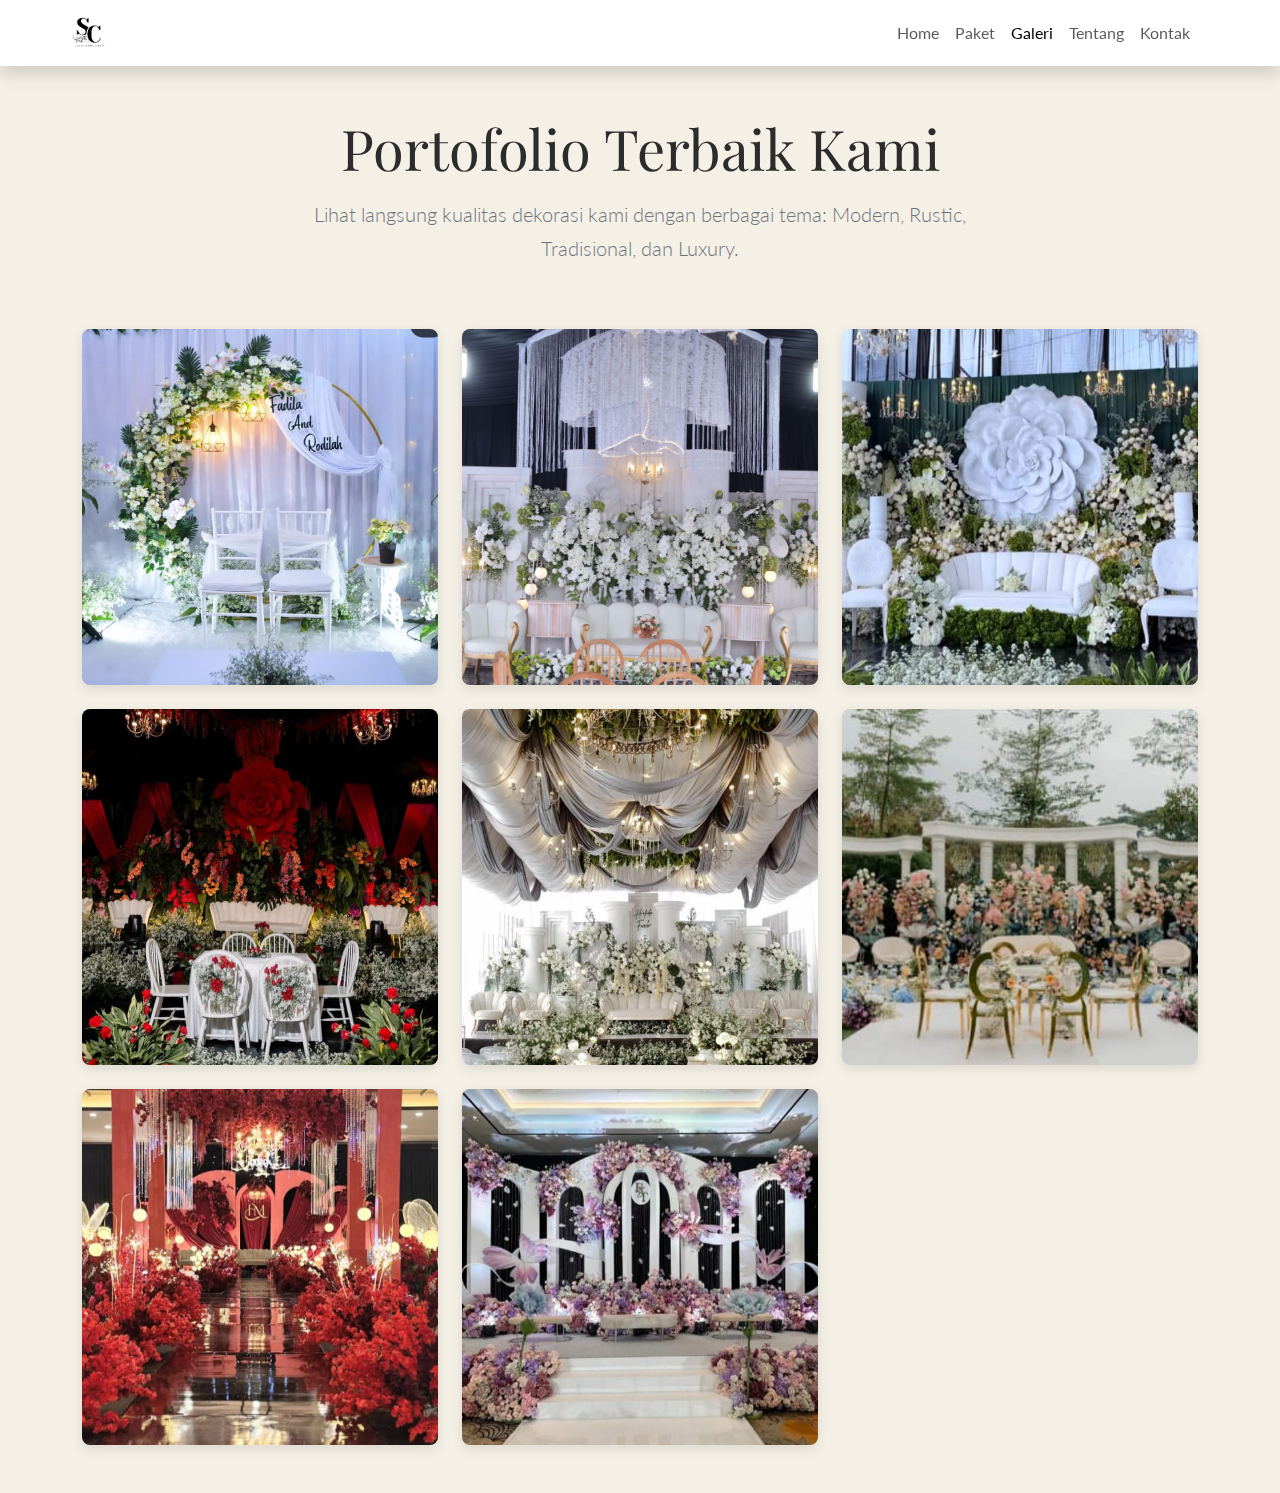
<file: pages/galeri.html>
<!DOCTYPE html>
<html lang="id">
<head>
    <meta charset="UTF-8">
    <meta name="viewport" content="width=device-width, initial-scale=1.0">
    <title>Galeri Portofolio - Arrasya Cooperation</title>
    
    <link href="https://cdn.jsdelivr.net/npm/bootstrap@5.3.3/dist/css/bootstrap.min.css" rel="stylesheet" integrity="sha384-QWTKZyjpPEjISv5WaRU9OFeRpok6YctnYmDr5pNlyT2bRjXh0JMhjY6hW+ALEwIH" crossorigin="anonymous">

    <link rel="stylesheet" href="../css/style.css">

    <link href="https://fonts.googleapis.com/css2?family=Playfair+Display:ital,wght@0,400..900;1,400..900&family=Lato:wght@300;400;700&display=swap" rel="stylesheet">
    
    <link rel="stylesheet" href="https://cdn.jsdelivr.net/npm/bootstrap-icons@1.11.3/font/bootstrap-icons.min.css">
    
</head>
<body>

    <nav class="navbar navbar-expand-lg navbar-light bg-white sticky-top shadow">
        <div class="container">
            <a class="navbar-brand" href="../index.html">
                <img src="../img/logo.png" alt="Sakti Cooperation" height="40">
            </a>
            
            <button class="navbar-toggler" type="button" data-bs-toggle="collapse" data-bs-target="#navbarNav" aria-controls="navbarNav" aria-expanded="false" aria-label="Toggle navigation">
                <span class="navbar-toggler-icon"></span>
            </button>
            
            <div class="collapse navbar-collapse" id="navbarNav">
                <ul class="navbar-nav ms-auto">
                    <li class="nav-item"><a class="nav-link" href="../index.html">Home</a></li>
                    <li class="nav-item"><a class="nav-link" href="paket.html">Paket</a></li>
                    <li class="nav-item"><a class="nav-link active" href="galeri.html">Galeri</a></li>
                    <li class="nav-item"><a class="nav-link" href="tentang.html">Tentang</a></li>
                    <li class="nav-item"><a class="nav-link" href="kontak.html">Kontak</a></li>
                </ul>
            </div>
        </div>
    </nav>
    
    <main class="py-5">
        <div class="container">
            
            <div class="row text-center mb-5">
                <div class="col-lg-8 mx-auto">
                    <h2 class="display-4 mb-3">Portofolio Terbaik Kami</h2>
                    <p class="lead text-secondary">
                        Lihat langsung kualitas dekorasi kami dengan berbagai tema: Modern, Rustic, Tradisional, dan Luxury.
                    </p>
                </div>
            </div>

            <div class="row g-4">
                
                <div class="col-lg-4 col-md-6">
                    <a href="../img/galery/5juta.jpg" class="gallery-item"> 
                        <img src="../img/5juta.jpg" class="img-fluid gallery-img" alt="Dekorasi Modern Elegant">
                        
                    </a>
                </div>

                <div class="col-lg-4 col-md-6">
                    <a href="../img/galery/15juta.jpg" class="gallery-item">
                        <img src="../img/15juta.jpg" class="img-fluid gallery-img" alt="Dekorasi Rustic Outdoor">
                        
                    </a>
                </div>

                <div class="col-lg-4 col-md-6">
                    <a href="../img/galery/23juta.jpg" class="gallery-item">
                        <img src="../img/23juta.jpg" class="img-fluid gallery-img" alt="Dekorasi Tradisional Jawa">
                        
                    </a>
                </div>

                <div class="col-lg-4 col-md-6">
                    <a href="../img/galery/28juta.jpg" class="gallery-item">
                        <img src="../img/28juta.jpg" class="img-fluid gallery-img" alt="Dekorasi Tradisional Jawa">
                        
                    </a>
                </div>
                
                <div class="col-lg-4 col-md-6">
                    <a href="../img/galery/33juta.jpg" class="gallery-item">
                        <img src="../img/33juta.jpg" class="img-fluid gallery-img" alt="Dekorasi Tradisional Jawa">
                        
                    </a>
                </div>

                <div class="col-lg-4 col-md-6">
                    <a href="../img/galery/1.jpg" class="gallery-item">
                        <img src="../img/1.jpg" class="img-fluid gallery-img" alt="Dekorasi Tradisional Jawa">
                        
                    </a>
                </div>
                
                <div class="col-lg-4 col-md-6">
                    <a href="../img/galery/2.jpg" class="gallery-item">
                        <img src="../img/2.jpg" class="img-fluid gallery-img" alt="Dekorasi Tradisional Jawa">
                        
                    </a>
                </div>

                <div class="col-lg-4 col-md-6">
                    <a href="../img/galery/4.jpg" class="gallery-item">
                        <img src="../img/4.jpg" class="img-fluid gallery-img" alt="Dekorasi Tradisional Jawa">
                        
                    </a>
                </div>
        </div>
    </main>
    
    <script src="https://cdn.jsdelivr.net/npm/bootstrap@5.3.3/dist/js/bootstrap.bundle.min.js" integrity="sha384-YvpcrYf0tY3lHB60NNkmXc5s9fDVZLESaAA55NDzOxhy9GkcIdslK1eN7N6jIeHz" crossorigin="anonymous"></script>

</body>
</html>
</file>
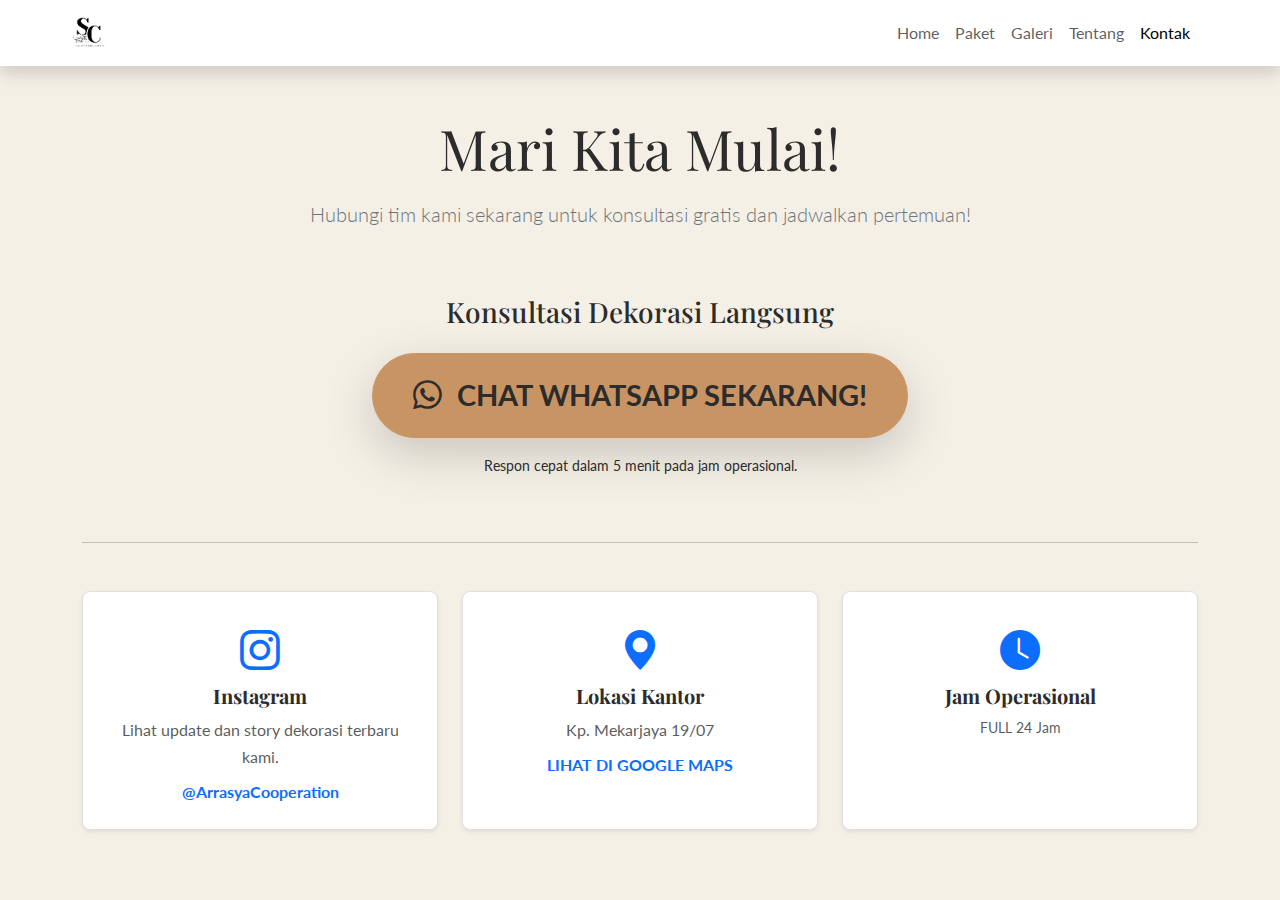
<file: pages/kontak.html>
<!DOCTYPE html>
<html lang="id">
<head>
    <meta charset="UTF-8">
    <meta name="viewport" content="width=device-width, initial-scale=1.0">
    <title>Kontak Kami - Sakti Cooperation</title>
    
    <link href="https://cdn.jsdelivr.net/npm/bootstrap@5.3.3/dist/css/bootstrap.min.css" rel="stylesheet" integrity="sha384-QWTKZyjpPEjISv5WaRU9OFeRpok6YctnYmDr5pNlyT2bRjXh0JMhjY6hW+ALEwIH" crossorigin="anonymous">

    <link rel="stylesheet" href="../css/style.css">

    <link href="https://fonts.googleapis.com/css2?family=Playfair+Display:ital,wght@0,400..900;1,400..900&family=Lato:wght@300;400;700&display=swap" rel="stylesheet">
    
    <link rel="stylesheet" href="https://cdn.jsdelivr.net/npm/bootstrap-icons@1.11.3/font/bootstrap-icons.min.css">
    
</head>
<body>

    <nav class="navbar navbar-expand-lg navbar-light bg-white sticky-top shadow">
        <div class="container">
            <a class="navbar-brand" href="../index.html">
                <img src="../img/logo.png" alt="Sakti Cooperation" height="40">
            </a>
            
            <button class="navbar-toggler" type="button" data-bs-toggle="collapse" data-bs-target="#navbarNav" aria-controls="navbarNav" aria-expanded="false" aria-label="Toggle navigation">
                <span class="navbar-toggler-icon"></span>
            </button>
            
            <div class="collapse navbar-collapse" id="navbarNav">
                <ul class="navbar-nav ms-auto">
                    <li class="nav-item"><a class="nav-link" href="../index.html">Home</a></li>
                    <li class="nav-item"><a class="nav-link" href="paket.html">Paket</a></li>
                    <li class="nav-item"><a class="nav-link" href="galeri.html">Galeri</a></li>
                    <li class="nav-item"><a class="nav-link" href="tentang.html">Tentang</a></li>
                    <li class="nav-item"><a class="nav-link active" href="kontak.html">Kontak</a></li>
                </ul>
            </div>
        </div>
    </nav>
    
    <main class="py-5">
        <div class="container text-center">
            
            <div class="row mb-5">
                <div class="col-lg-8 mx-auto">
                    <h2 class="display-4 mb-3">Mari Kita Mulai!</h2>
                    <p class="lead text-secondary">
                        Hubungi tim kami sekarang untuk konsultasi gratis dan jadwalkan pertemuan!
                    </p>
                </div>
            </div>

            <div class="row justify-content-center mb-5">
                <div class="col-lg-8">
                    <h3 class="mb-4">Konsultasi Dekorasi Langsung</h3>
                    <a href="https://wa.me/628123456789?text=Halo%20Admin%2C%20saya%20mau%20konsultasi%20paket%20wedding%20koperasi." 
                        class="btn btn-warning btn-lg fw-bold shadow-lg pulse-animation" 
                        target="_blank" 
                        style="font-size: 1.8rem; padding: 20px 40px; border-radius: 50px;">
                        <i class="bi bi-whatsapp me-2"></i> CHAT WHATSAPP SEKARANG!
                    </a>
                    <p class=" small mt-3">Respon cepat dalam 5 menit pada jam operasional.</p>
                </div>
            </div>
            
            <hr class="my-5">

            <div class="row g-4 text-center">
                
                <div class="col-lg-4 col-md-4">
                    <div class="contact-card p-4 rounded-3 shadow-sm h-100">
                        <i class="bi bi-instagram text-primary mb-3" style="font-size: 2.5rem;"></i>
                        <h5 class="fw-bold">Instagram</h5>
                        <p class="mb-0 text-muted">Lihat update dan story dekorasi terbaru kami.</p>
                        <a href="https://instagram.com/arrasyacooperation" target="_blank" class="text-decoration-none fw-bold mt-2 d-block">@ArrasyaCooperation</a>
                    </div>
                </div>

                <div class="col-lg-4 col-md-4">
                    <div class="contact-card p-4 rounded-3 shadow-sm h-100">
                        <i class="bi bi-geo-alt-fill text-primary mb-3" style="font-size: 2.5rem;"></i>
                        <h5 class="fw-bold">Lokasi Kantor</h5>
                        <p class="mb-0 text-muted">Kp. Mekarjaya 19/07</p>
                        <a href="https://maps.app.goo.gl/link-google-maps-kantor-lo" target="_blank" class="text-decoration-none fw-bold mt-2 d-block">LIHAT DI GOOGLE MAPS</a>
                    </div>
                </div>

                <div class="col-lg-4 col-md-4">
                    <div class="contact-card p-4 rounded-3 shadow-sm h-100">
                        <i class="bi bi-clock-fill text-primary mb-3" style="font-size: 2.5rem;"></i>
                        <h5 class="fw-bold">Jam Operasional</h5>
                        <ul class="list-unstyled mb-0 text-muted small">
                            <li>FULL 24 Jam</li>
                        </ul>
                    </div>
                </div>

            </div> </div>
    </main>
    
    <script src="https://cdn.jsdelivr.net/npm/bootstrap@5.3.3/dist/js/bootstrap.bundle.min.js" integrity="sha384-YvpcrYf0tY3lHB60NNkmXc5s9fDVZLESaAA55NDzOxhy9GkcIdslK1eN7N6jIeHz" crossorigin="anonymous"></script>

</body>
</html>
</file>
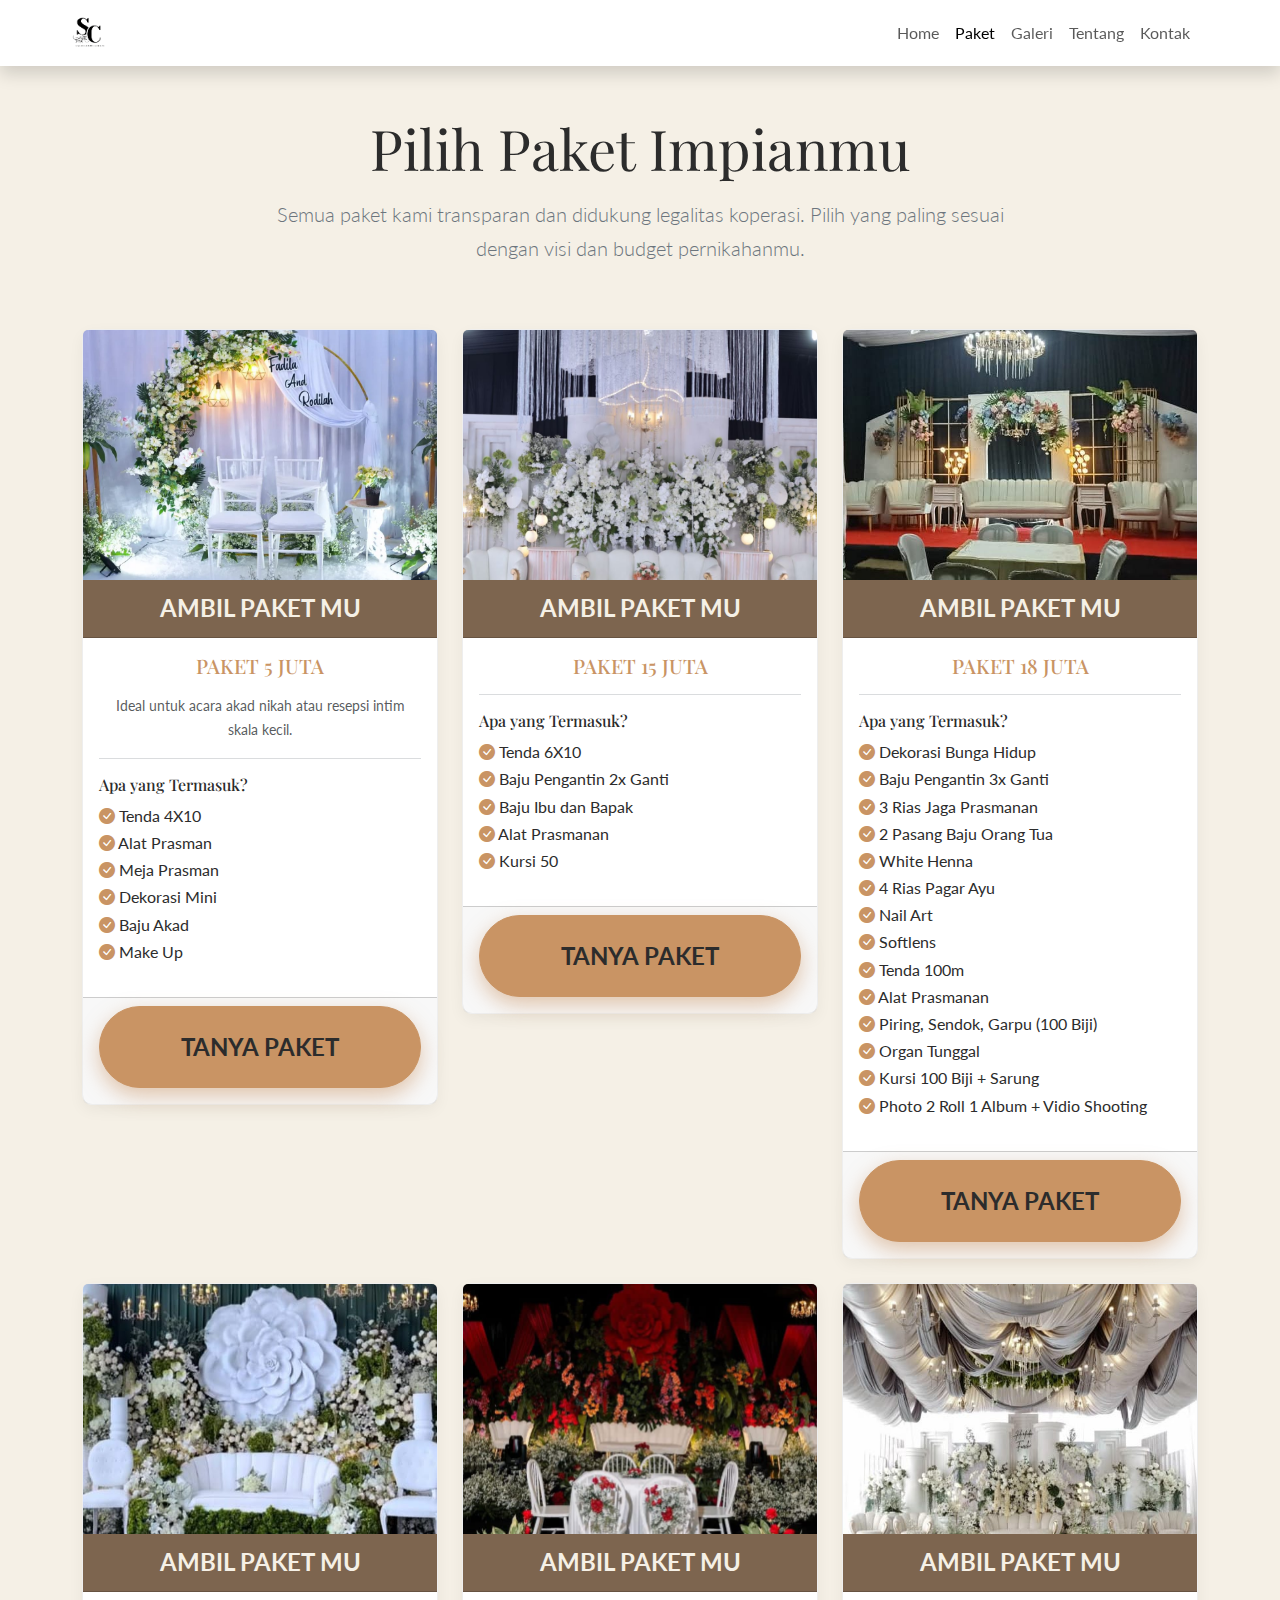
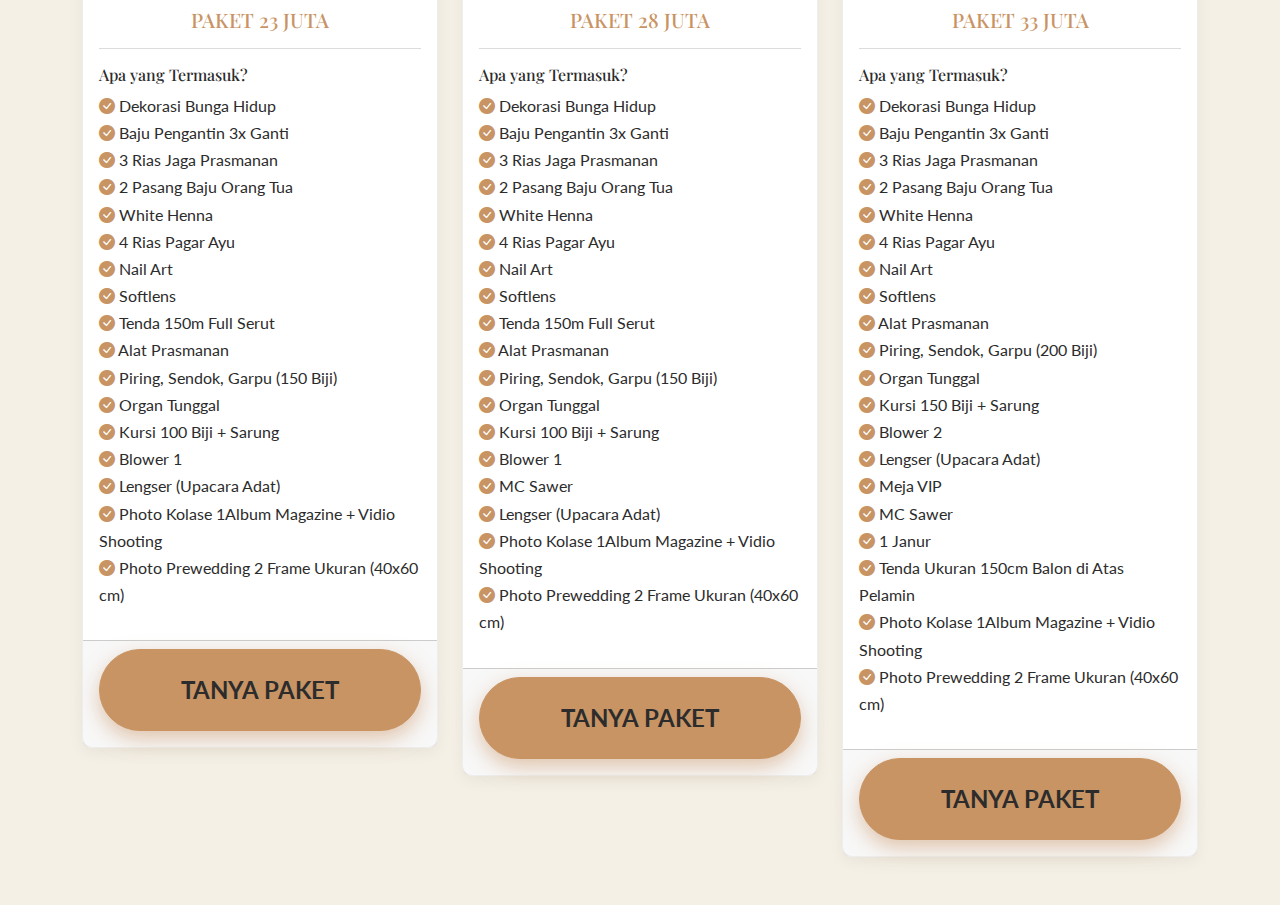
<file: pages/paket.html>
<!DOCTYPE html>
<html lang="id">
<head>
    <meta charset="UTF-8">
    <meta name="viewport" content="width=device-width, initial-scale=1.0">
    <title>Paket Layanan - Sakti Cooperation</title>
    
    <link href="https://cdn.jsdelivr.net/npm/bootstrap@5.3.3/dist/css/bootstrap.min.css" rel="stylesheet" integrity="sha384-QWTKZyjpPEjISv5WaRU9OFeRpok6YctnYmDr5pNlyT2bRjXh0JMhjY6hW+ALEwIH" crossorigin="anonymous">

    <link rel="stylesheet" href="../css/style.css">

    <link href="https://fonts.googleapis.com/css2?family=Playfair+Display:ital,wght@0,400..900;1,400..900&family=Lato:wght@300;400;700&display=swap" rel="stylesheet">
    
    <link rel="stylesheet" href="https://cdn.jsdelivr.net/npm/bootstrap-icons@1.11.3/font/bootstrap-icons.min.css">
    
</head>
<body>

    <nav class="navbar navbar-expand-lg navbar-light bg-white sticky-top shadow">
        <div class="container">
            <a class="navbar-brand" href="../index.html">
                <img src="../img/logo.png" alt="Sakti Cooperation" height="40">
            </a>
            
            <button class="navbar-toggler" type="button" data-bs-toggle="collapse" data-bs-target="#navbarNav" aria-controls="navbarNav" aria-expanded="false" aria-label="Toggle navigation">
                <span class="navbar-toggler-icon"></span>
            </button>
            
            <div class="collapse navbar-collapse" id="navbarNav">
                <ul class="navbar-nav ms-auto">
                    <li class="nav-item"><a class="nav-link" href="../index.html">Home</a></li>
                    <li class="nav-item"><a class="nav-link active" href="paket.html">Paket</a></li>
                    <li class="nav-item"><a class="nav-link" href="galeri.html">Galeri</a></li>
                    <li class="nav-item"><a class="nav-link" href="tentang.html">Tentang</a></li>
                    <li class="nav-item"><a class="nav-link" href="kontak.html">Kontak</a></li>
                </ul>
            </div>
        </div>
    </nav>
    
    <main class="py-5">
        <div class="container">
            
            <div class="row text-center mb-5">
                <div class="col-lg-8 mx-auto">
                    <h2 class="display-4 mb-3">Pilih Paket Impianmu</h2>
                    <p class="lead text-secondary">
                        Semua paket kami transparan dan didukung legalitas koperasi. Pilih yang paling sesuai dengan visi dan budget pernikahanmu.
                    </p>
                </div>
            </div>

            <div class="row g-4">
                
                <div class="col-lg-4 col-md-6">
                    <div class="card package-card">
                        <img src="../img/5juta.jpg" class="card-img-top" alt="">
                        <div class="card-header text-center">
                            <span class="fs-4">Ambil Paket Mu</span>
                        </div>
                        <div class="card-body">
                            <h5 class="card-title text-center text-uppercase mb-3" style="color: var(--primary);">Paket 5 Juta</h5>
                            <p class="card-text text-center text-muted small"> Ideal untuk acara akad nikah atau resepsi intim skala kecil.</p>
                            
                            <hr class="text-secondary">
                            
                            <h6>Apa yang Termasuk?</h6>
                            <ul class="list-unstyled">
                                <li><i class="bi bi-check-circle-fill" style="color: var(--primary);"></i> Tenda 4X10</li>
                                <li><i class="bi bi-check-circle-fill" style="color: var(--primary);"></i> Alat Prasman</li>
                                <li><i class="bi bi-check-circle-fill" style="color: var(--primary);"></i> Meja Prasman</li>
                                <li><i class="bi bi-check-circle-fill" style="color: var(--primary);"></i> Dekorasi Mini</li>
                                <li><i class="bi bi-check-circle-fill" style="color: var(--primary);"></i> Baju Akad</li>
                                <li><i class="bi bi-check-circle-fill" style="color: var(--primary);"></i> Make Up</li>
                            </ul>
                        </div>
                        <div class="card-footer text-center border-pt-0 pb-3">
                            <a href="https://wa.me/62881023707164?text=Halo%20Admin%2C%20saya%20tertarik%20dengan%20Paket%20Silver%205%20Juta." 
                                class="btn btn-warning w-100 fw-bold **text-dark**" target="_blank">
                                TANYA PAKET
                            </a>
                        </div>
                    </div>
                </div>

                <div class="col-lg-4 col-md-6">
                    <div class="card package-card">
                        <img src="../img/15juta.jpg" class="card-img-top" alt="">
                        <div class="card-header text-center">
                            <span class="fs-4">Ambil Paket Mu</span>
                        </div>
                        <div class="card-body">
                            <h5 class="card-title text-center text-uppercase mb-3" style="color: var(--primary);">Paket 15 Juta</h5>
                            
                            <hr class="text-secondary">
                            
                            <h6>Apa yang Termasuk?</h6>
                            <ul class="list-unstyled">
                                <li><i class="bi bi-check-circle-fill" style="color: var(--primary);"></i> Tenda 6X10</li>
                                <li><i class="bi bi-check-circle-fill" style="color: var(--primary);"></i> Baju Pengantin 2x Ganti</li>
                                <li><i class="bi bi-check-circle-fill" style="color: var(--primary);"></i> Baju Ibu dan Bapak</li>
                                <li><i class="bi bi-check-circle-fill" style="color: var(--primary);"></i> Alat Prasmanan</li>
                                <li><i class="bi bi-check-circle-fill" style="color: var(--primary);"></i> Kursi 50</li>
                            </ul>
                        </div>
                        <div class="card-footer text-center border-pt-0 pb-3">
                            <a href="https://wa.me/62881023707164?text=Halo%20Admin%2C%20saya%20tertarik%20dengan%20Paket%20Silver%205%20Juta." 
                                class="btn btn-warning w-100 fw-bold" target="_blank">
                                TANYA PAKET
                            </a>
                        </div>
                    </div>
                </div>

                <div class="col-lg-4 col-md-6">
                    <div class="card package-card">
                        <img src="../img/18juta.jpg" class="card-img-top" alt="">
                        <div class="card-header text-center">
                            <span class="fs-4">Ambil Paket Mu</span>
                        </div>
                        <div class="card-body">
                            <h5 class="card-title text-center text-uppercase mb-3" style="color: var(--primary);">Paket 18 Juta</h5>
                            
                            <hr class="text-secondary">
                            
                            <h6>Apa yang Termasuk?</h6>
                            <ul class="list-unstyled">
                                <li><i class="bi bi-check-circle-fill" style="color: var(--primary);"></i> Dekorasi Bunga Hidup</li>
                                <li><i class="bi bi-check-circle-fill" style="color: var(--primary);"></i> Baju Pengantin 3x Ganti</li>
                                <li><i class="bi bi-check-circle-fill" style="color: var(--primary);"></i> 3 Rias Jaga Prasmanan</li>
                                <li><i class="bi bi-check-circle-fill" style="color: var(--primary);"></i> 2 Pasang Baju Orang Tua</li>
                                <li><i class="bi bi-check-circle-fill" style="color: var(--primary);"></i> White Henna</li>
                                <li><i class="bi bi-check-circle-fill" style="color: var(--primary);"></i> 4 Rias Pagar Ayu</li>
                                <li><i class="bi bi-check-circle-fill" style="color: var(--primary);"></i> Nail Art</li>
                                <li><i class="bi bi-check-circle-fill" style="color: var(--primary);"></i> Softlens</li>
                                <li><i class="bi bi-check-circle-fill" style="color: var(--primary);"></i> Tenda 100m</li>
                                <li><i class="bi bi-check-circle-fill" style="color: var(--primary);"></i> Alat Prasmanan</li>
                                <li><i class="bi bi-check-circle-fill" style="color: var(--primary);"></i> Piring, Sendok, Garpu (100 Biji)</li>
                                <li><i class="bi bi-check-circle-fill" style="color: var(--primary);"></i> Organ Tunggal</li>
                                <li><i class="bi bi-check-circle-fill" style="color: var(--primary);"></i> Kursi 100 Biji + Sarung</li>
                                <li><i class="bi bi-check-circle-fill" style="color: var(--primary);"></i> Photo 2 Roll 1 Album + Vidio Shooting</li>
                            </ul>
                        </div>
                        <div class="card-footer text-center border-pt-0 pb-3">
                            <a href="https://wa.me/62881023707164?text=Halo%20Admin%2C%20saya%20tertarik%20dengan%20Paket%20Silver%205%18Juta." 
                                class="btn btn-warning w-100 fw-bold" target="_blank">
                                TANYA PAKET
                            </a>
                        </div>
                    </div>
                </div>

                <div class="col-lg-4 col-md-6">
                    <div class="card package-card">
                        <img src="../img/23juta.jpg" class="card-img-top" alt="">
                        <div class="card-header text-center">
                            <span class="fs-4">Ambil Paket Mu</span>
                        </div>
                        <div class="card-body">
                            <h5 class="card-title text-center text-uppercase mb-3" style="color: var(--primary);">Paket 23 Juta</h5>
                            <hr class="text-secondary">
                            
                            <h6>Apa yang Termasuk?</h6>
                            <ul class="list-unstyled">
                                <li><i class="bi bi-check-circle-fill" style="color: var(--primary);"></i> Dekorasi Bunga Hidup</li>
                                <li><i class="bi bi-check-circle-fill" style="color: var(--primary);"></i> Baju Pengantin 3x Ganti</li>
                                <li><i class="bi bi-check-circle-fill" style="color: var(--primary);"></i> 3 Rias Jaga Prasmanan</li>
                                <li><i class="bi bi-check-circle-fill" style="color: var(--primary);"></i> 2 Pasang Baju Orang Tua</li>
                                <li><i class="bi bi-check-circle-fill" style="color: var(--primary);"></i> White Henna</li>
                                <li><i class="bi bi-check-circle-fill" style="color: var(--primary);"></i> 4 Rias Pagar Ayu</li>
                                <li><i class="bi bi-check-circle-fill" style="color: var(--primary);"></i> Nail Art</li>
                                <li><i class="bi bi-check-circle-fill" style="color: var(--primary);"></i> Softlens</li>
                                <li><i class="bi bi-check-circle-fill" style="color: var(--primary);"></i> Tenda 150m Full Serut</li>
                                <li><i class="bi bi-check-circle-fill" style="color: var(--primary);"></i> Alat Prasmanan</li>
                                <li><i class="bi bi-check-circle-fill" style="color: var(--primary);"></i> Piring, Sendok, Garpu (150 Biji)</li>
                                <li><i class="bi bi-check-circle-fill" style="color: var(--primary);"></i> Organ Tunggal</li>
                                <li><i class="bi bi-check-circle-fill" style="color: var(--primary);"></i> Kursi 100 Biji + Sarung</li>
                                <li><i class="bi bi-check-circle-fill" style="color: var(--primary);"></i> Blower 1</li>
                                <li><i class="bi bi-check-circle-fill" style="color: var(--primary);"></i> Lengser (Upacara Adat)</li>
                                <li><i class="bi bi-check-circle-fill" style="color: var(--primary);"></i> Photo Kolase 1Album Magazine + Vidio Shooting</li>
                                <li><i class="bi bi-check-circle-fill" style="color: var(--primary);"></i> Photo Prewedding 2 Frame Ukuran (40x60 cm)</li>
                            </ul>
                        </div>
                        <div class="card-footer text-center border-pt-0 pb-3">
                            <a href="https://wa.me/62881023707164?text=Halo%20Admin%2C%20saya%20tertarik%20dengan%20Paket%20Silver%205%23Juta." 
                                class="btn btn-warning w-100 fw-bold" target="_blank">
                                TANYA PAKET
                            </a>
                        </div>
                    </div>
                </div>

                <div class="col-lg-4 col-md-6">
                    <div class="card package-card">
                        <img src="../img/28juta.jpg" class="card-img-top" alt="">
                        <div class="card-header text-center">
                            <span class="fs-4">Ambil Paket Mu</span>
                        </div>
                        <div class="card-body">
                            <h5 class="card-title text-center text-uppercase mb-3" style="color: var(--primary);">Paket 28 Juta</h5>
                            
                            <hr class="text-secondary">
                            
                            <h6>Apa yang Termasuk?</h6>
                            <ul class="list-unstyled">
                                <li><i class="bi bi-check-circle-fill" style="color: var(--primary);"></i> Dekorasi Bunga Hidup</li>
                                <li><i class="bi bi-check-circle-fill" style="color: var(--primary);"></i> Baju Pengantin 3x Ganti</li>
                                <li><i class="bi bi-check-circle-fill" style="color: var(--primary);"></i> 3 Rias Jaga Prasmanan</li>
                                <li><i class="bi bi-check-circle-fill" style="color: var(--primary);"></i> 2 Pasang Baju Orang Tua</li>
                                <li><i class="bi bi-check-circle-fill" style="color: var(--primary);"></i> White Henna</li>
                                <li><i class="bi bi-check-circle-fill" style="color: var(--primary);"></i> 4 Rias Pagar Ayu</li>
                                <li><i class="bi bi-check-circle-fill" style="color: var(--primary);"></i> Nail Art</li>
                                <li><i class="bi bi-check-circle-fill" style="color: var(--primary);"></i> Softlens</li>
                                <li><i class="bi bi-check-circle-fill" style="color: var(--primary);"></i> Tenda 150m Full Serut</li>
                                <li><i class="bi bi-check-circle-fill" style="color: var(--primary);"></i> Alat Prasmanan</li>
                                <li><i class="bi bi-check-circle-fill" style="color: var(--primary);"></i> Piring, Sendok, Garpu (150 Biji)</li>
                                <li><i class="bi bi-check-circle-fill" style="color: var(--primary);"></i> Organ Tunggal</li>
                                <li><i class="bi bi-check-circle-fill" style="color: var(--primary);"></i> Kursi 100 Biji + Sarung</li>
                                <li><i class="bi bi-check-circle-fill" style="color: var(--primary);"></i> Blower 1</li>
                                <li><i class="bi bi-check-circle-fill" style="color: var(--primary);"></i> MC Sawer</li>
                                <li><i class="bi bi-check-circle-fill" style="color: var(--primary);"></i> Lengser (Upacara Adat)</li>
                                <li><i class="bi bi-check-circle-fill" style="color: var(--primary);"></i> Photo Kolase 1Album Magazine + Vidio Shooting</li>
                                <li><i class="bi bi-check-circle-fill" style="color: var(--primary);"></i> Photo Prewedding 2 Frame Ukuran (40x60 cm)</li>
                            </ul>
                        </div>
                        <div class="card-footer text-center border-pt-0 pb-3">
                            <a href="https://wa.me/62881023707164?text=Halo%20Admin%2C%20saya%20tertarik%20dengan%20Paket%20Silver%205%28Juta." 
                                class="btn btn-warning w-100 fw-bold" target="_blank">
                                TANYA PAKET
                            </a>
                        </div>
                    </div>
                </div>

                <div class="col-lg-4 col-md-6">
                    <div class="card package-card">
                        <img src="../img/33juta.jpg" class="card-img-top" alt="">
                        <div class="card-header text-center">
                            <span class="fs-4"> Ambil Paket Mu </span>
                        </div>
                        <div class="card-body">
                            <h5 class="card-title text-center text-uppercase mb-3" style="color: var(--primary);">Paket 33 juta</h5>
                            
                            <hr class="text-secondary">
                            
                            <h6>Apa yang Termasuk?</h6>
                            <ul class="list-unstyled">
                                <li><i class="bi bi-check-circle-fill" style="color: var(--primary);"></i> Dekorasi Bunga Hidup</li>
                                <li><i class="bi bi-check-circle-fill" style="color: var(--primary);"></i> Baju Pengantin 3x Ganti</li>
                                <li><i class="bi bi-check-circle-fill" style="color: var(--primary);"></i> 3 Rias Jaga Prasmanan</li>
                                <li><i class="bi bi-check-circle-fill" style="color: var(--primary);"></i> 2 Pasang Baju Orang Tua</li>
                                <li><i class="bi bi-check-circle-fill" style="color: var(--primary);"></i> White Henna</li>
                                <li><i class="bi bi-check-circle-fill" style="color: var(--primary);"></i> 4 Rias Pagar Ayu</li>
                                <li><i class="bi bi-check-circle-fill" style="color: var(--primary);"></i> Nail Art</li>
                                <li><i class="bi bi-check-circle-fill" style="color: var(--primary);"></i> Softlens</li>
                                <li><i class="bi bi-check-circle-fill" style="color: var(--primary);"></i> Alat Prasmanan</li>
                                <li><i class="bi bi-check-circle-fill" style="color: var(--primary);"></i> Piring, Sendok, Garpu (200 Biji)</li>
                                <li><i class="bi bi-check-circle-fill" style="color: var(--primary);"></i> Organ Tunggal</li>
                                <li><i class="bi bi-check-circle-fill" style="color: var(--primary);"></i> Kursi 150 Biji + Sarung</li>
                                <li><i class="bi bi-check-circle-fill" style="color: var(--primary);"></i> Blower 2</li>
                                <li><i class="bi bi-check-circle-fill" style="color: var(--primary);"></i> Lengser (Upacara Adat)</li>
                                <li><i class="bi bi-check-circle-fill" style="color: var(--primary);"></i> Meja VIP</li>
                                <li><i class="bi bi-check-circle-fill" style="color: var(--primary);"></i> MC Sawer</li>
                                <li><i class="bi bi-check-circle-fill" style="color: var(--primary);"></i> 1 Janur</li>
                                <li><i class="bi bi-check-circle-fill" style="color: var(--primary);"></i> Tenda Ukuran 150cm Balon di Atas Pelamin</li>
                                <li><i class="bi bi-check-circle-fill" style="color: var(--primary);"></i> Photo Kolase 1Album Magazine + Vidio Shooting</li>
                                <li><i class="bi bi-check-circle-fill" style="color: var(--primary);"></i> Photo Prewedding 2 Frame Ukuran (40x60 cm)</li>
                            </ul>
                        </div>
                        <div class="card-footer text-center border-pt-0 pb-3">
                            <a href="https://wa.me/62881023707164?text=Halo%20Admin%2C%20saya%20tertarik%20dengan%20Paket%20Silver%205%33Juta." 
                                class="btn btn-warning w-100 fw-bold" target="_blank">
                                TANYA PAKET
                            </a>
                        </div>
                    </div>
                </div>


            </div> 
        </div>
    </main>
    
    <script src="https://cdn.jsdelivr.net/npm/bootstrap@5.3.3/dist/js/bootstrap.bundle.min.js" integrity="sha384-YvpcrYf0tY3lHB60NNkmXc5s9fDVZLESaAA55NDzOxhy9GkcIdslK1eN7N6jIeHz" crossorigin="anonymous"></script>

</body>
</html>
</file>
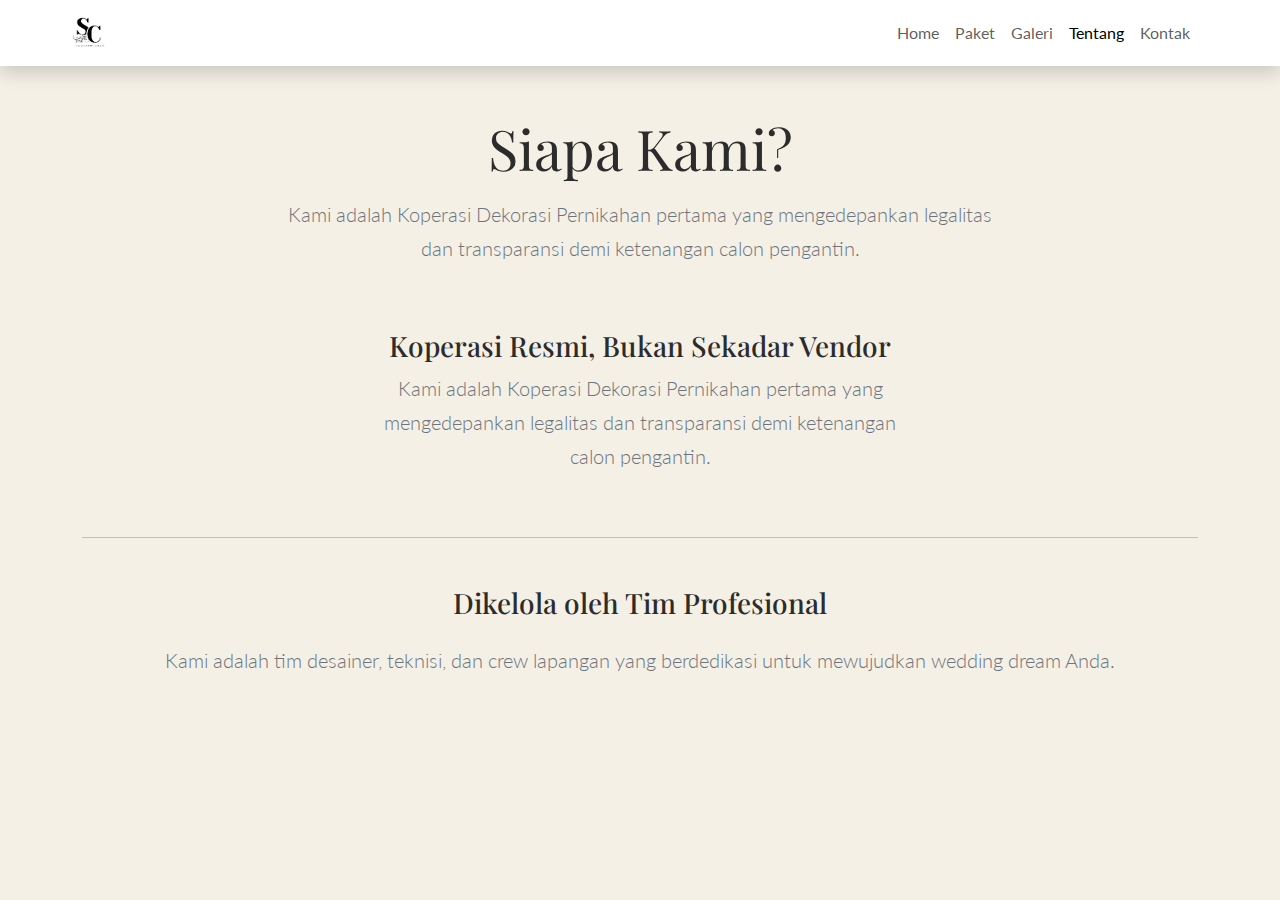
<file: pages/tentang.html>
<!DOCTYPE html>
<html lang="id">
<head>
    <meta charset="UTF-8">
    <meta name="viewport" content="width=device-width, initial-scale=1.0">
    <title>Tentang Kami - Sakti Cooperation</title>
    
    <link href="https://cdn.jsdelivr.net/npm/bootstrap@5.3.3/dist/css/bootstrap.min.css" rel="stylesheet" integrity="sha384-QWTKZyjpPEjISv5WaRU9OFeRpok6YctnYmDr5pNlyT2bRjXh0JMhjY6hW+ALEwIH" crossorigin="anonymous">

    <link rel="stylesheet" href="../css/style.css">

    <link href="https://fonts.googleapis.com/css2?family=Playfair+Display:ital,wght@0,400..900;1,400..900&family=Lato:wght@300;400;700&display=swap" rel="stylesheet">
    
    <link rel="stylesheet" href="https://cdn.jsdelivr.net/npm/bootstrap-icons@1.11.3/font/bootstrap-icons.min.css">
    
</head>
<body>

    <nav class="navbar navbar-expand-lg navbar-light bg-white sticky-top shadow">
        <div class="container">
            <a class="navbar-brand" href="../index.html">
                <img src="../img/logo.png" alt="Sakti Cooperation" height="40">
            </a>
            
            <button class="navbar-toggler" type="button" data-bs-toggle="collapse" data-bs-target="#navbarNav" aria-controls="navbarNav" aria-expanded="false" aria-label="Toggle navigation">
                <span class="navbar-toggler-icon"></span>
            </button>
            
            <div class="collapse navbar-collapse" id="navbarNav">
                <ul class="navbar-nav ms-auto">
                    <li class="nav-item"><a class="nav-link" href="../index.html">Home</a></li>
                    <li class="nav-item"><a class="nav-link" href="paket.html">Paket</a></li>
                    <li class="nav-item"><a class="nav-link" href="galeri.html">Galeri</a></li>
                    <li class="nav-item"><a class="nav-link active" href="tentang.html">Tentang</a></li>
                    <li class="nav-item"><a class="nav-link" href="kontak.html">Kontak</a></li>
                </ul>
            </div>
        </div>
    </nav>
    
    <main class="py-5">
        <div class="container">
            
            <div class="row text-center mb-5">
                <div class="col-lg-8 mx-auto">
                    <h2 class="display-4 mb-3">Siapa Kami?</h2>
                    <p class="lead text-secondary">
                        Kami adalah Koperasi Dekorasi Pernikahan pertama yang mengedepankan legalitas dan transparansi demi ketenangan calon pengantin.
                    </p>
                </div>
            </div>
            <div class="row align-items-center mb-5 about-section" style="text-align: center;">
                <div class="col-lg-6 mx-auto"> 
                    <h3>Koperasi Resmi, Bukan Sekadar Vendor</h3>
                    <p class="lead text-secondary">
                        Kami adalah Koperasi Dekorasi Pernikahan pertama yang mengedepankan legalitas dan transparansi demi ketenangan calon pengantin.
                    </p>
                </div>
            </div>
            
            <hr class="my-5">

            <div class="row text-center about-section">
                <div class="col-lg-12">
                    <h3 class="mb-4">Dikelola oleh Tim Profesional</h3>
                    <p class="lead text-secondary mb-5">
                        Kami adalah tim desainer, teknisi, dan crew lapangan yang berdedikasi untuk mewujudkan wedding dream Anda.
                    </p>
                </div>
                
                
            </div>
            
        </div>
    </main>
    
    <script src="https://cdn.jsdelivr.net/npm/bootstrap@5.3.3/dist/js/bootstrap.bundle.min.js" integrity="sha384-YvpcrYf0tY3lHB60NNkmXc5s9fDVZLESaAA55NDzOxhy9GkcIdslK1eN7N6jIeHz" crossorigin="anonymous"></script>

</body>
</html>
</file>
<file: css/style.css>
/* ======================================= */
/* 0. ROOT VARIABLES: Defined for Consistency */
/* ======================================= */

:root {
    --primary: #c99464;      /* Soft Gold/Copper - Accent Color */
    --secondary: #7d654f;    /* Muted Taupe/Deep Earth - Card Header & Darker Contrast */
    --dark: #2c2c2c;         /* Near Black - Text/Dark Nav */
    --light: #f5f0e6;        /* Champagne/Cream - Background/Text Hero */
    --font-heading: 'Playfair Display', serif;
    --font-body: 'Lato', sans-serif;
}

/* ======================================= */
/* 1. GLOBAL BASE STYLES & FONT (FIX 1) */
/* ======================================= */

body {
    font-family: var(--font-body);
    background-color: var(--light); /* Champagne/Cream */
    color: var(--dark);
    line-height: 1.7; 
}

h1, h2, h3, h4, h5, h6, .heading-playfair {
    font-family: var(--font-heading);
    color: var(--dark);
}

/* ======================================= */
/* 2. NAV BAR (FIX 2) */
/* ======================================= */

.navbar-brand {
    /* Margin negatif dipertahankan sesuai permintaan, meskipun tidak direkomendasikan */
    margin-left: -15px; 
}

/* ======================================= */
/* 3. HERO SECTION (FIX 3) */
/* ======================================= */

.hero-section {
    height: 100vh; 
    background-image: linear-gradient(rgba(79, 65, 52, 0.2), rgba(125, 101, 79, 0.4)), url('../img/hero-stage.jpg');
    background-size: cover;
    background-position: center center;
    background-attachment: fixed;
    
    display: flex;
    align-items: center;
    justify-content: center;
    text-align: center;
}

.hero-section h1 {
    font-size: 6rem; /* Desktop size */
    color: var(--light); 
    letter-spacing: 2px;
    text-shadow: 0 4px 10px rgba(0,0,0,0.7); 
}

.hero-section .lead {
    font-size: 1.6rem;
    font-weight: 400;
    color: var(--light);
    text-shadow: 0 2px 5px rgba(0,0,0,0.5); 
}

/* CTA WhatsApp Button (Dibersihkan dari !important) */
.btn-warning {
    background-color: var(--primary); 
    border-color: var(--primary);
    color: var(--dark); 
    border-radius: 50px; 
    box-shadow: 0 8px 20px rgba(201, 148, 100, 0.5); 
    padding: 22px 60px;
    font-size: 1.5rem;
    font-weight: 700;
    text-transform: uppercase;
    transition: all 0.3s;
}

.btn-warning:hover {
    background-color: var(--secondary); 
    border-color: var(--secondary); 
    color: var(--light); /* Kontras saat hover */
    transform: scale(1.02); 
    box-shadow: 0 10px 25px rgba(0, 0, 0, 0.2);
}

/* Pulse Animation (Wajib ada jika digunakan di HTML) */
@keyframes pulse {
    0% { transform: scale(1); box-shadow: 0 0 0 0 rgba(201, 148, 100, 0.7); }
    70% { transform: scale(1.03); box-shadow: 0 0 0 15px rgba(201, 148, 100, 0); }
    100% { transform: scale(1); box-shadow: 0 0 0 0 rgba(201, 148, 100, 0); }
}

.pulse-animation {
    animation: pulse 2s infinite;
}


/* ======================================= */
/* 4. UTILITY STYLING & WHY US SECTION */
/* ======================================= */

#why-us {
    padding: 100px 0; 
    background-color: var(--light); 
}

#why-us h2 {
    color: var(--dark);
}

#why-us i {
    color: var(--primary); 
    font-size: 3.5rem; 
}


/* ======================================= */
/* 5. PACKAGE CARDS (Redundancy Fixed) */
/* ======================================= */

.package-card {
    background-color: white; /* Putih lebih menonjol di background Cream */
    color: var(--dark);
    border: 1px solid #EEE;
    border-radius: 10px;
    box-shadow: 0 5px 15px rgba(0, 0, 0, 0.05); 
    transition: all 0.3s;
    position: relative; /* Penting untuk Badge */
}

.package-card:hover {
    border-color: var(--primary); 
    box-shadow: 0 8px 20px rgba(201, 148, 100, 0.3);
    transform: translateY(-5px);
}

.package-card .card-header {
    background-color: var(--secondary); 
    color: var(--light);
    font-weight: 700;
    text-transform: uppercase;
}

.package-card .card-img-top {
    /* FIX: Set tinggi tetap dan gunakan 'cover' untuk tampilan yang seragam & rapi */
    width: 100%; 
    height: 250px; 
    display: block; 
    object-fit: cover; 
    transition: transform 0.3s ease;
}

/* Badge POPULAR */
.card-badge {
    position: absolute;
    top: 15px; /* Sedikit lebih turun */
    right: 15px; /* Sedikit lebih masuk */
    background-color: var(--primary); 
    color: white;
    padding: 5px 10px;
    font-weight: 700;
    font-size: 0.8rem;
    border-radius: 5px;
    z-index: 10;
}


/* ======================================= */
/* 6. GALLERY PAGE (Square Grid & Elegant Hover) */
/* ======================================= */

.gallery-item {
    display: block;
    position: relative;
    overflow: hidden;
    padding-top: 100%; 
    border-radius: 8px;
    box-shadow: 0 4px 12px rgba(0, 0, 0, 0.1);
    transition: all 0.3s ease-in-out;
}

.gallery-img {
    position: absolute;
    top: 0;
    left: 0;
    width: 100%;
    height: 100%;
    object-fit: cover; 
    transition: transform 0.5s ease;
}

.gallery-overlay {
    position: absolute;
    bottom: 0;
    left: 0;
    right: 0;
    background: rgba(201, 148, 100, 0.85); 
    color: white;
    padding: 15px;
    font-weight: 700;
    font-size: 1.1rem;
    text-align: center;
    transform: translateY(100%); 
    transition: transform 0.4s ease;
}

/* Hover Effects */
.gallery-item:hover .gallery-img {
    transform: scale(1.05); 
}

.gallery-item:hover .gallery-overlay {
    transform: translateY(0); 
}

.gallery-item:hover {
    box-shadow: 0 8px 20px rgba(201, 148, 100, 0.4);
}

.gallery-overlay i {
    margin-right: 8px;
}

/* ======================================= */
/* 7. CONTACT PAGE (Clean & Focused) */
/* ======================================= */

.contact-card {
    background-color: white; 
    border: 1px solid #E0E0E0;
    transition: all 0.3s;
}

.contact-card:hover {
    border-color: var(--primary);
    box-shadow: 0 5px 15px rgba(201, 148, 100, 0.2); /* !important dihapus */
}

.contact-card i {
    color: var(--primary); 
}

/* ======================================= */
/* 8. RESPONSIVE UTILITIES (MOBILE FIX) */
/* ======================================= */

@media (max-width: 767.98px) {
    
    /* FIX HEADLINE H1 (Judul Utama) */
    .hero-section h1 {
        font-size: 2.5rem; /* Dibuat sedikit lebih besar dari 2.2rem */
        letter-spacing: 1px; 
    }

    /* FIX LEAD TEXT */
    .hero-section .lead {
        font-size: 1.1rem;
    }

    /* FIX CTA BUTTON */
    .btn-warning {
        padding: 12px 25px; 
        font-size: 1rem; 
        white-space: normal; /* IZINKAN TEKS TOMBOL PATAH BARIS */
    }
}
</file>
